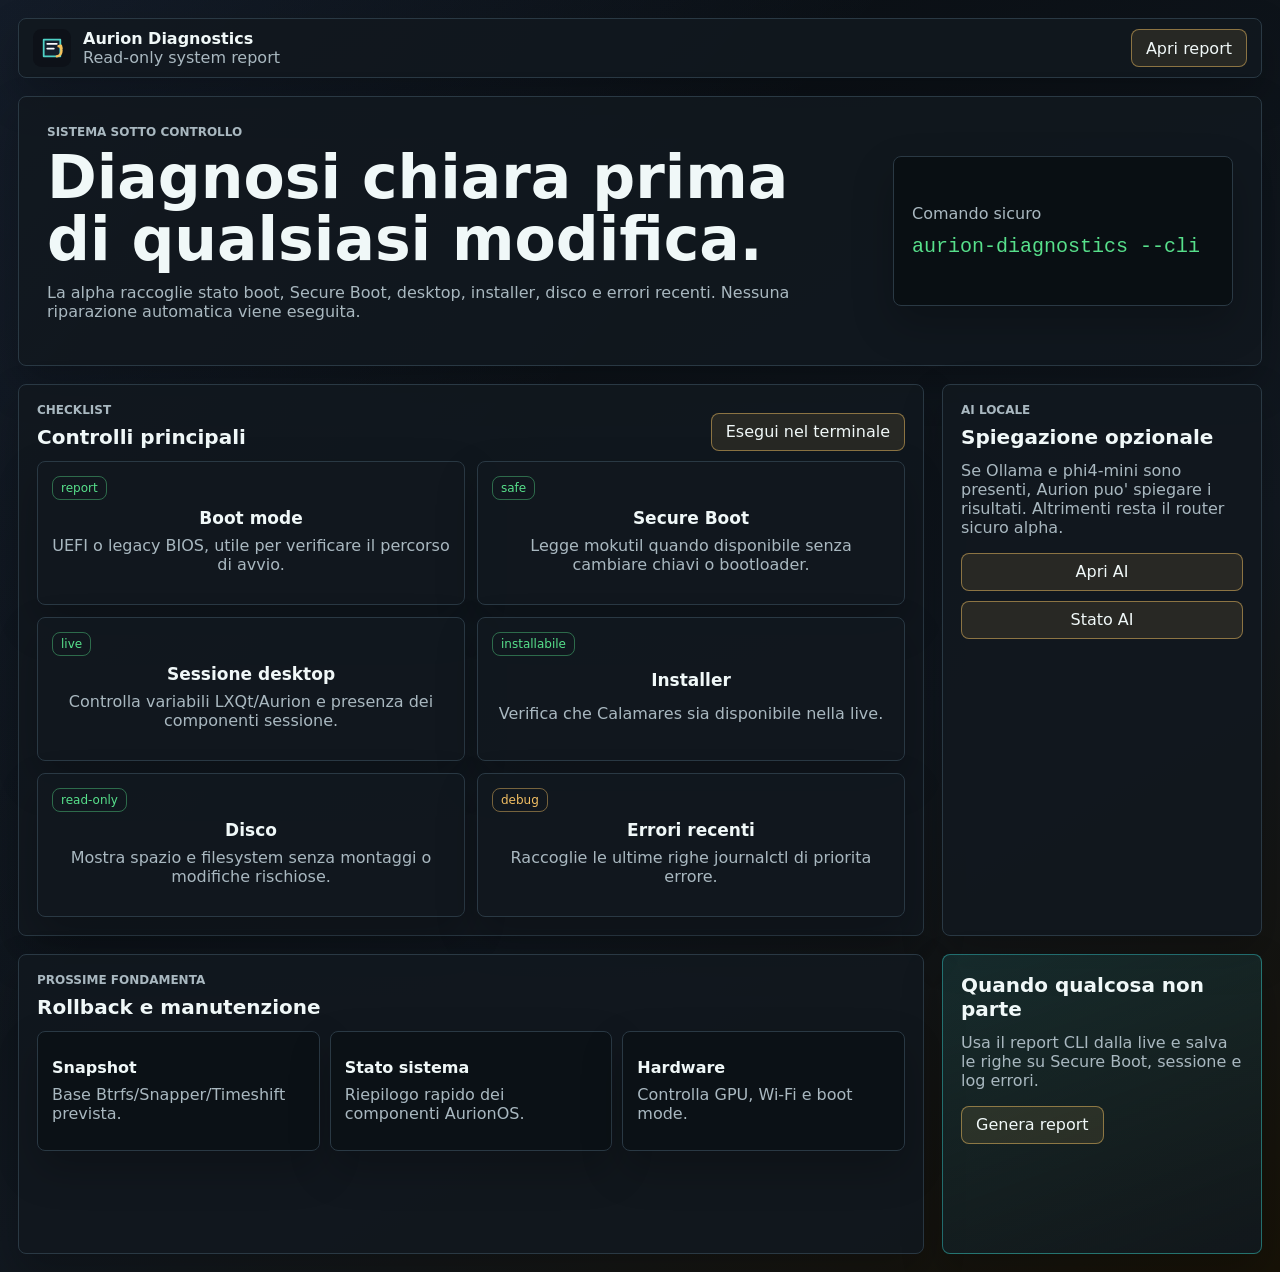
<file: distro/branding/usr/share/aurionos/diagnostics/index.html>
<!doctype html>
<html lang="it">
<head>
  <meta charset="utf-8">
  <meta name="viewport" content="width=device-width, initial-scale=1">
  <title>Aurion Diagnostics</title>
  <link rel="stylesheet" href="styles.css">
</head>
<body>
  <main class="diagnostics">
    <header class="topbar">
      <div class="brand">
        <img src="../../icons/hicolor/scalable/apps/aurion-snapshot.svg" alt="">
        <div>
          <strong>Aurion Diagnostics</strong>
          <span>Read-only system report</span>
        </div>
      </div>
      <button type="button" data-action="diagnostics-report">Apri report</button>
    </header>

    <section class="hero">
      <div>
        <p class="eyebrow">Sistema sotto controllo</p>
        <h1>Diagnosi chiara prima di qualsiasi modifica.</h1>
        <p>La alpha raccoglie stato boot, Secure Boot, desktop, installer, disco e errori recenti. Nessuna riparazione automatica viene eseguita.</p>
      </div>
      <div class="terminal-card">
        <span>Comando sicuro</span>
        <code>aurion-diagnostics --cli</code>
      </div>
    </section>

    <section class="layout">
      <section class="panel wide">
        <div class="panel-head">
          <div>
            <p class="eyebrow">Checklist</p>
            <h2>Controlli principali</h2>
          </div>
          <button type="button" data-action="diagnostics-report">Esegui nel terminale</button>
        </div>
        <div class="check-grid" id="check-grid"></div>
      </section>

      <aside class="panel">
        <p class="eyebrow">AI locale</p>
        <h2>Spiegazione opzionale</h2>
        <p>Se Ollama e phi4-mini sono presenti, Aurion puo' spiegare i risultati. Altrimenti resta il router sicuro alpha.</p>
        <div class="stack">
          <button type="button" data-action="ai">Apri AI</button>
          <button type="button" data-action="ai-setup">Stato AI</button>
        </div>
      </aside>

      <section class="panel wide">
        <p class="eyebrow">Prossime fondamenta</p>
        <h2>Rollback e manutenzione</h2>
        <div class="flow">
          <button type="button" data-action="backup">
            <strong>Snapshot</strong>
            <span>Base Btrfs/Snapper/Timeshift prevista.</span>
          </button>
          <button type="button" data-action="status-report">
            <strong>Stato sistema</strong>
            <span>Riepilogo rapido dei componenti AurionOS.</span>
          </button>
          <button type="button" data-action="hardware">
            <strong>Hardware</strong>
            <span>Controlla GPU, Wi-Fi e boot mode.</span>
          </button>
        </div>
      </section>

      <aside class="panel accent">
        <h2>Quando qualcosa non parte</h2>
        <p>Usa il report CLI dalla live e salva le righe su Secure Boot, sessione e log errori.</p>
        <button type="button" data-action="diagnostics-report">Genera report</button>
      </aside>
    </section>
  </main>
  <script src="app.js"></script>
</body>
</html>
</file>
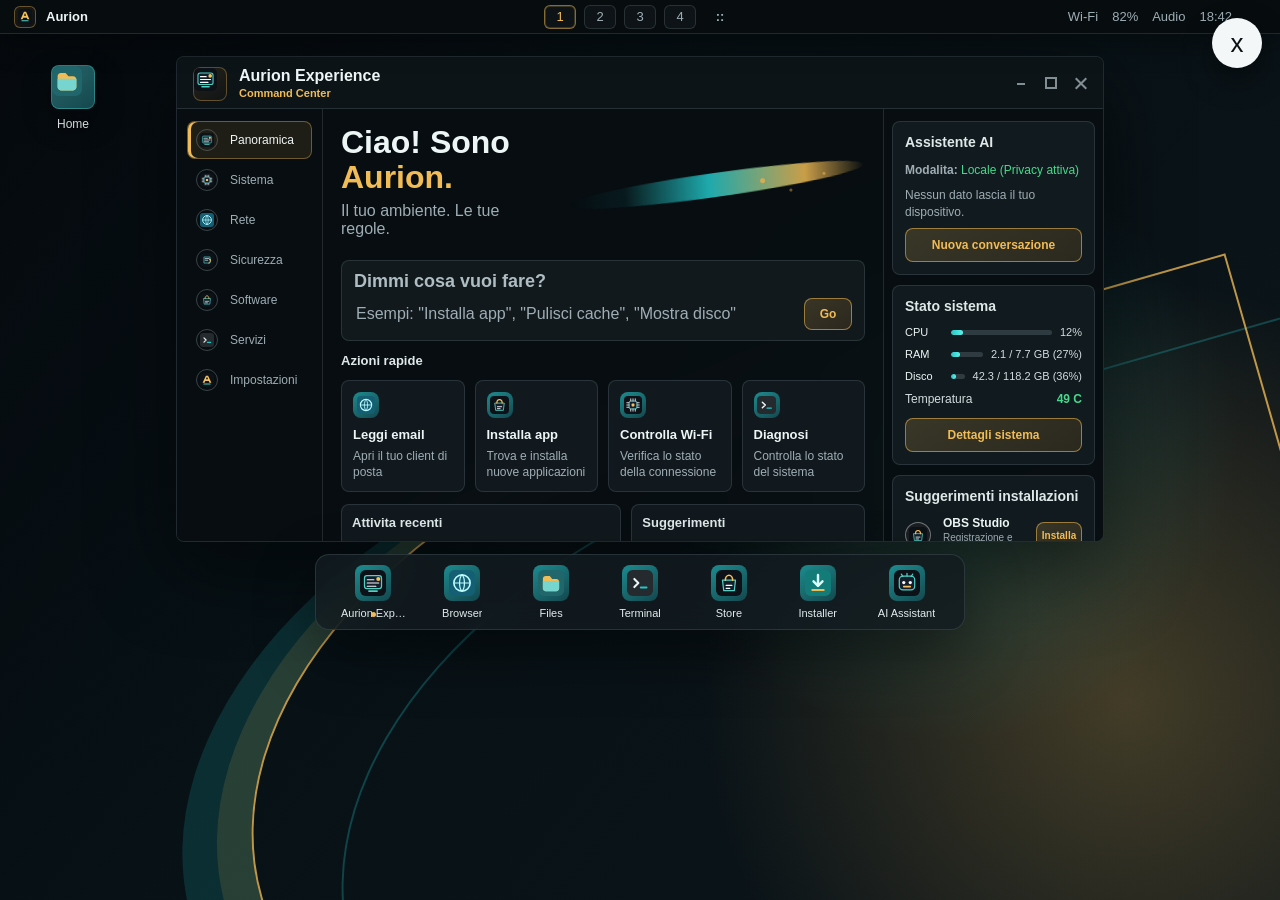
<file: distro/branding/usr/share/aurionos/experience/index.html>
<!doctype html>
<html lang="it">
<head>
  <meta charset="utf-8">
  <meta name="viewport" content="width=device-width, initial-scale=1">
  <title>Aurion Experience</title>
  <link rel="stylesheet" href="styles.css">
</head>
<body>
  <div class="desktop-scene">
    <header class="system-bar" aria-label="AurionOS top bar">
      <div class="bar-brand">
        <span class="brand-glyph"><img src="../../icons/hicolor/scalable/apps/aurionos.svg" alt=""></span>
        <span>Aurion</span>
      </div>
      <div class="workspace-switcher" aria-label="Desktop virtuali">
        <button class="is-active" type="button">1</button>
        <button type="button">2</button>
        <button type="button">3</button>
        <button type="button">4</button>
        <button class="grid-button" type="button" aria-label="Panoramica applicazioni">::</button>
      </div>
      <div class="bar-status" aria-label="Stato sistema">
        <span>Wi-Fi</span>
        <span>82%</span>
        <span>Audio</span>
        <span>18:42</span>
        <span class="power-dot"></span>
      </div>
    </header>

    <aside class="desktop-icons" aria-label="Desktop">
      <button class="desktop-icon" type="button" data-action="files">
        <span class="icon-tile"><img src="../../icons/hicolor/scalable/apps/aurion-files.svg" alt=""></span>
        <span>Home</span>
      </button>
    </aside>

    <main class="experience-window" aria-label="Aurion Experience Command Center">
      <header class="window-titlebar">
        <div class="window-brand">
          <span class="window-logo"><img src="../../icons/hicolor/scalable/apps/aurion-experience.svg" alt=""></span>
          <div>
            <strong>Aurion Experience</strong>
            <span>Command Center</span>
          </div>
        </div>
        <div class="window-controls" aria-hidden="true">
          <span></span>
          <span></span>
          <span></span>
        </div>
      </header>

      <div class="window-body">
        <nav class="side-nav" aria-label="Navigazione Aurion">
          <button class="nav-item is-active" data-view="overview" data-action="experience" type="button">
            <span class="nav-icon"><img src="../../icons/hicolor/scalable/apps/aurion-experience.svg" alt=""></span>
            <span>Panoramica</span>
          </button>
          <button class="nav-item" data-view="system" data-action="system" type="button">
            <span class="nav-icon"><img src="../../icons/hicolor/scalable/apps/aurion-hardware.svg" alt=""></span>
            <span>Sistema</span>
          </button>
          <button class="nav-item" data-view="network" data-action="network" type="button">
            <span class="nav-icon"><img src="../../icons/hicolor/scalable/apps/aurion-browser.svg" alt=""></span>
            <span>Rete</span>
          </button>
          <button class="nav-item" data-view="security" data-action="security" type="button">
            <span class="nav-icon"><img src="../../icons/hicolor/scalable/apps/aurion-snapshot.svg" alt=""></span>
            <span>Sicurezza</span>
          </button>
          <button class="nav-item" data-view="software" data-action="store" type="button">
            <span class="nav-icon"><img src="../../icons/hicolor/scalable/apps/aurion-store.svg" alt=""></span>
            <span>Software</span>
          </button>
          <button class="nav-item" data-view="services" data-action="services" type="button">
            <span class="nav-icon"><img src="../../icons/hicolor/scalable/apps/aurion-terminal.svg" alt=""></span>
            <span>Servizi</span>
          </button>
          <button class="nav-item" data-view="settings" data-action="settings" type="button">
            <span class="nav-icon"><img src="../../icons/hicolor/scalable/apps/aurionos.svg" alt=""></span>
            <span>Impostazioni</span>
          </button>

          <div class="edition-card">
            <span class="edition-logo"><img src="../../icons/hicolor/scalable/apps/aurionos.svg" alt=""></span>
            <div>
              <strong>AurionOS Alpha</strong>
              <span>v0.1 fast-track</span>
            </div>
            <i></i>
          </div>
        </nav>

        <section class="main-panel">
          <section class="hero">
            <div>
              <h1>Ciao! Sono <span>Aurion.</span></h1>
              <p>Il tuo ambiente. Le tue regole.</p>
            </div>
            <div class="aurora-line" aria-hidden="true"></div>
          </section>

          <section class="prompt-panel" aria-label="Assistente rapido">
            <label for="task-input">Dimmi cosa vuoi fare?</label>
            <div class="prompt-row">
              <input id="task-input" type="search" autocomplete="off" placeholder='Esempi: "Installa app", "Pulisci cache", "Mostra disco"'>
              <button id="task-run" type="button" aria-label="Esegui richiesta">Go</button>
            </div>
          </section>

          <section class="quick-section" aria-label="Azioni rapide">
            <h2>Azioni rapide</h2>
            <div class="quick-grid" id="quick-grid"></div>
          </section>

          <section class="lower-grid">
            <article class="activity-card">
              <h2>Attivita recenti</h2>
              <ul id="activity-list">
                <li><span></span><strong>Sistema aggiornato</strong><em>2 ore fa</em></li>
                <li><span></span><strong>Installato Visual Studio Code</strong><em>5 ore fa</em></li>
                <li><span></span><strong>Pulizia cache completata</strong><em>Ieri</em></li>
                <li><span></span><strong>Backup automatico completato</strong><em>2 giorni fa</em></li>
              </ul>
            </article>

            <article class="suggestion-card">
              <h2>Suggerimenti</h2>
              <div class="suggestion-box">
                <strong>Attiva il backup automatico</strong>
                <p>Proteggi i tuoi dati con backup programmati.</p>
                <button type="button" data-action="backup">Configura ora</button>
              </div>
              <div class="pager" aria-hidden="true">
                <span class="is-active"></span>
                <span></span>
                <span></span>
                <span></span>
              </div>
            </article>
          </section>
        </section>

        <aside class="right-panel" aria-label="Pannello AI e stato">
          <section class="info-card ai-card">
            <h2>Assistente AI</h2>
            <p><strong>Modalita:</strong> <span>Locale (Privacy attiva)</span></p>
            <p>Nessun dato lascia il tuo dispositivo.</p>
            <button type="button" data-action="ai">Nuova conversazione</button>
          </section>

          <section class="info-card status-card">
            <h2>Stato sistema</h2>
            <div class="metric">
              <span>CPU</span>
              <div><i style="width: 12%"></i></div>
              <em>12%</em>
            </div>
            <div class="metric">
              <span>RAM</span>
              <div><i style="width: 27%"></i></div>
              <em>2.1 / 7.7 GB (27%)</em>
            </div>
            <div class="metric">
              <span>Disco</span>
              <div><i style="width: 36%"></i></div>
              <em>42.3 / 118.2 GB (36%)</em>
            </div>
            <div class="temperature">
              <span>Temperatura</span>
              <strong>49 C</strong>
            </div>
            <button type="button" data-action="system-details">Dettagli sistema</button>
          </section>

          <section class="info-card app-card">
            <h2>Suggerimenti installazioni</h2>
            <div class="app-suggestion">
              <span class="app-dot obs"><img src="../../icons/hicolor/scalable/apps/aurion-store.svg" alt=""></span>
              <div><strong>OBS Studio</strong><small>Registrazione e streaming</small></div>
              <button type="button" data-action="install-obs">Installa</button>
            </div>
            <div class="app-suggestion">
              <span class="app-dot gimp"><img src="../../icons/hicolor/scalable/apps/aurion-store.svg" alt=""></span>
              <div><strong>GIMP</strong><small>Editing immagini</small></div>
              <button type="button" data-action="install-gimp">Installa</button>
            </div>
            <div class="app-suggestion">
              <span class="app-dot vlc"><img src="../../icons/hicolor/scalable/apps/aurion-store.svg" alt=""></span>
              <div><strong>VLC Media Player</strong><small>Lettore multimediale</small></div>
              <button type="button" data-action="install-vlc">Installa</button>
            </div>
            <button class="more-apps" type="button" data-action="more-apps">Mostra altre app</button>
          </section>
        </aside>
      </div>
    </main>

    <nav class="dock" aria-label="Applicazioni preferite">
      <button class="dock-item is-active" type="button" data-action="experience">
        <span class="dock-icon"><img src="../../icons/hicolor/scalable/apps/aurion-experience.svg" alt=""></span>
        <span>Aurion Experience</span>
      </button>
      <button class="dock-item" type="button" data-action="browser">
        <span class="dock-icon"><img src="../../icons/hicolor/scalable/apps/aurion-browser.svg" alt=""></span>
        <span>Browser</span>
      </button>
      <button class="dock-item" type="button" data-action="files">
        <span class="dock-icon"><img src="../../icons/hicolor/scalable/apps/aurion-files.svg" alt=""></span>
        <span>Files</span>
      </button>
      <button class="dock-item" type="button" data-action="terminal">
        <span class="dock-icon"><img src="../../icons/hicolor/scalable/apps/aurion-terminal.svg" alt=""></span>
        <span>Terminal</span>
      </button>
      <button class="dock-item" type="button" data-action="store">
        <span class="dock-icon"><img src="../../icons/hicolor/scalable/apps/aurion-store.svg" alt=""></span>
        <span>Store</span>
      </button>
      <button class="dock-item" type="button" data-action="installer">
        <span class="dock-icon"><img src="../../icons/hicolor/scalable/apps/aurion-installer.svg" alt=""></span>
        <span>Installer</span>
      </button>
      <button class="dock-item" type="button" data-action="ai">
        <span class="dock-icon"><img src="../../icons/hicolor/scalable/apps/aurion-assistant.svg" alt=""></span>
        <span>AI Assistant</span>
      </button>
    </nav>

    <button class="floating-close" type="button" aria-label="Chiudi anteprima">x</button>
  </div>

  <script src="app.js"></script>
</body>
</html>
</file>
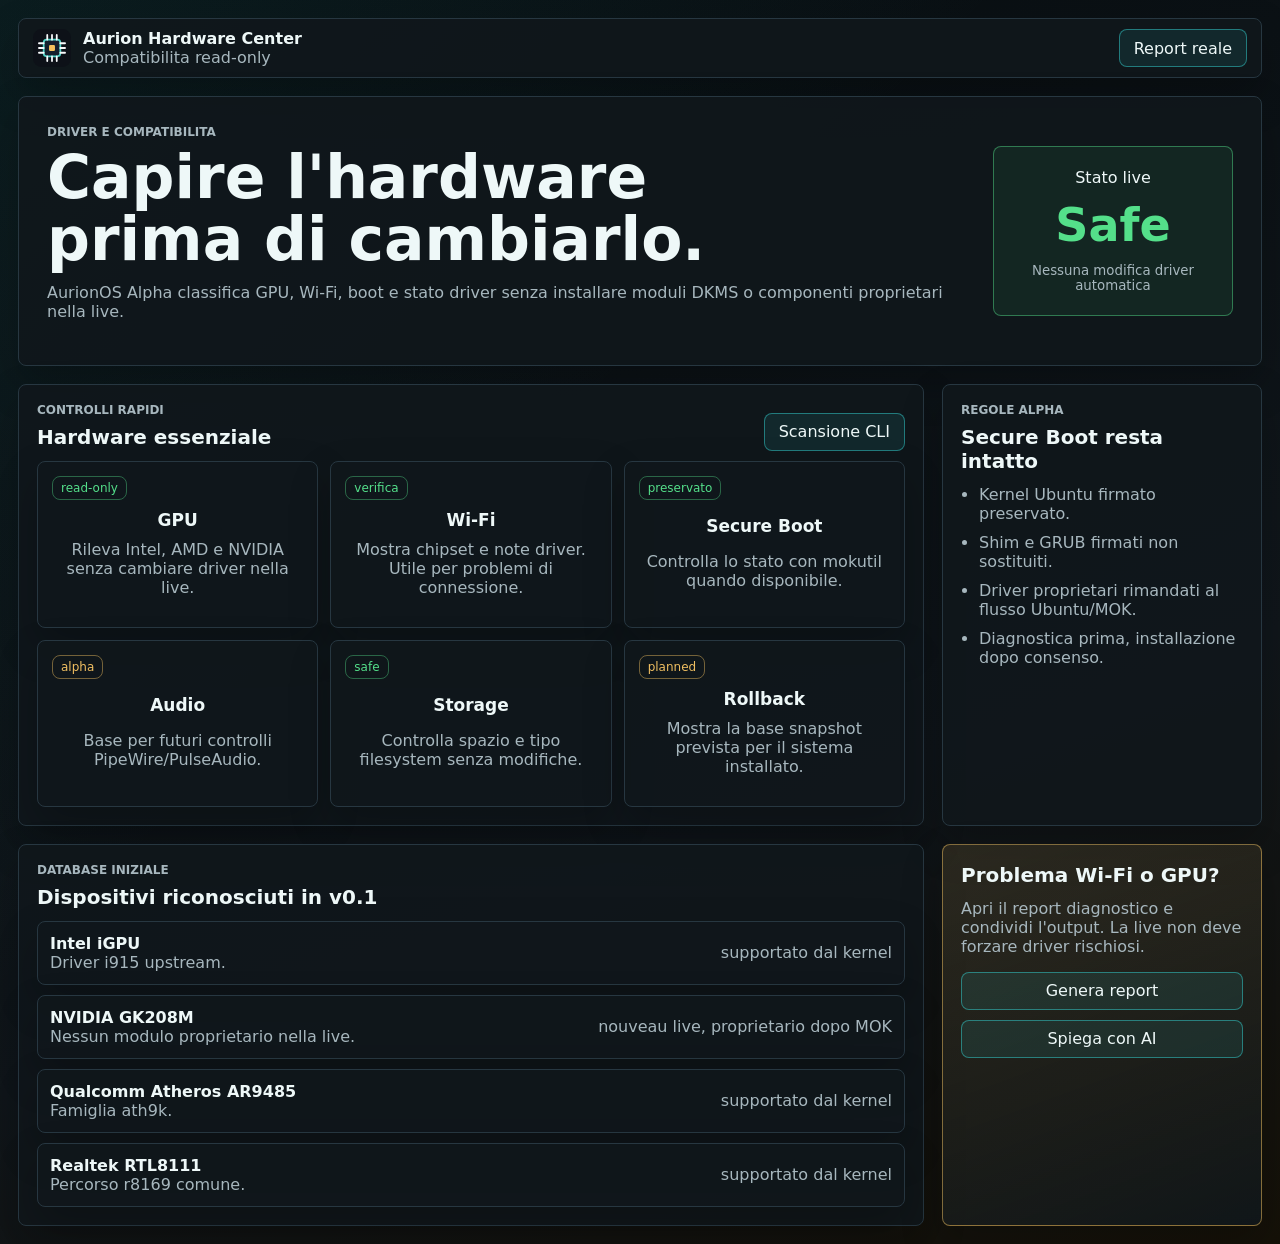
<file: distro/branding/usr/share/aurionos/hardware/index.html>
<!doctype html>
<html lang="it">
<head>
  <meta charset="utf-8">
  <meta name="viewport" content="width=device-width, initial-scale=1">
  <title>Aurion Hardware Center</title>
  <link rel="stylesheet" href="styles.css">
</head>
<body>
  <main class="hardware">
    <header class="topbar">
      <div class="brand">
        <img src="../../icons/hicolor/scalable/apps/aurion-hardware.svg" alt="">
        <div>
          <strong>Aurion Hardware Center</strong>
          <span>Compatibilita read-only</span>
        </div>
      </div>
      <button type="button" data-action="diagnostics-report">Report reale</button>
    </header>

    <section class="hero">
      <div>
        <p class="eyebrow">Driver e compatibilita</p>
        <h1>Capire l'hardware prima di cambiarlo.</h1>
        <p>AurionOS Alpha classifica GPU, Wi-Fi, boot e stato driver senza installare moduli DKMS o componenti proprietari nella live.</p>
      </div>
      <div class="score">
        <span>Stato live</span>
        <strong>Safe</strong>
        <small>Nessuna modifica driver automatica</small>
      </div>
    </section>

    <section class="grid">
      <section class="panel wide">
        <div class="panel-head">
          <div>
            <p class="eyebrow">Controlli rapidi</p>
            <h2>Hardware essenziale</h2>
          </div>
          <button type="button" data-action="hardware-scan">Scansione CLI</button>
        </div>
        <div class="device-grid" id="device-grid"></div>
      </section>

      <aside class="panel">
        <p class="eyebrow">Regole alpha</p>
        <h2>Secure Boot resta intatto</h2>
        <ul>
          <li>Kernel Ubuntu firmato preservato.</li>
          <li>Shim e GRUB firmati non sostituiti.</li>
          <li>Driver proprietari rimandati al flusso Ubuntu/MOK.</li>
          <li>Diagnostica prima, installazione dopo consenso.</li>
        </ul>
      </aside>

      <section class="panel wide">
        <p class="eyebrow">Database iniziale</p>
        <h2>Dispositivi riconosciuti in v0.1</h2>
        <div class="compat-list" id="compat-list"></div>
      </section>

      <aside class="panel accent">
        <h2>Problema Wi-Fi o GPU?</h2>
        <p>Apri il report diagnostico e condividi l'output. La live non deve forzare driver rischiosi.</p>
        <div class="stack">
          <button type="button" data-action="diagnostics-report">Genera report</button>
          <button type="button" data-action="ai">Spiega con AI</button>
        </div>
      </aside>
    </section>
  </main>
  <script src="app.js"></script>
</body>
</html>
</file>
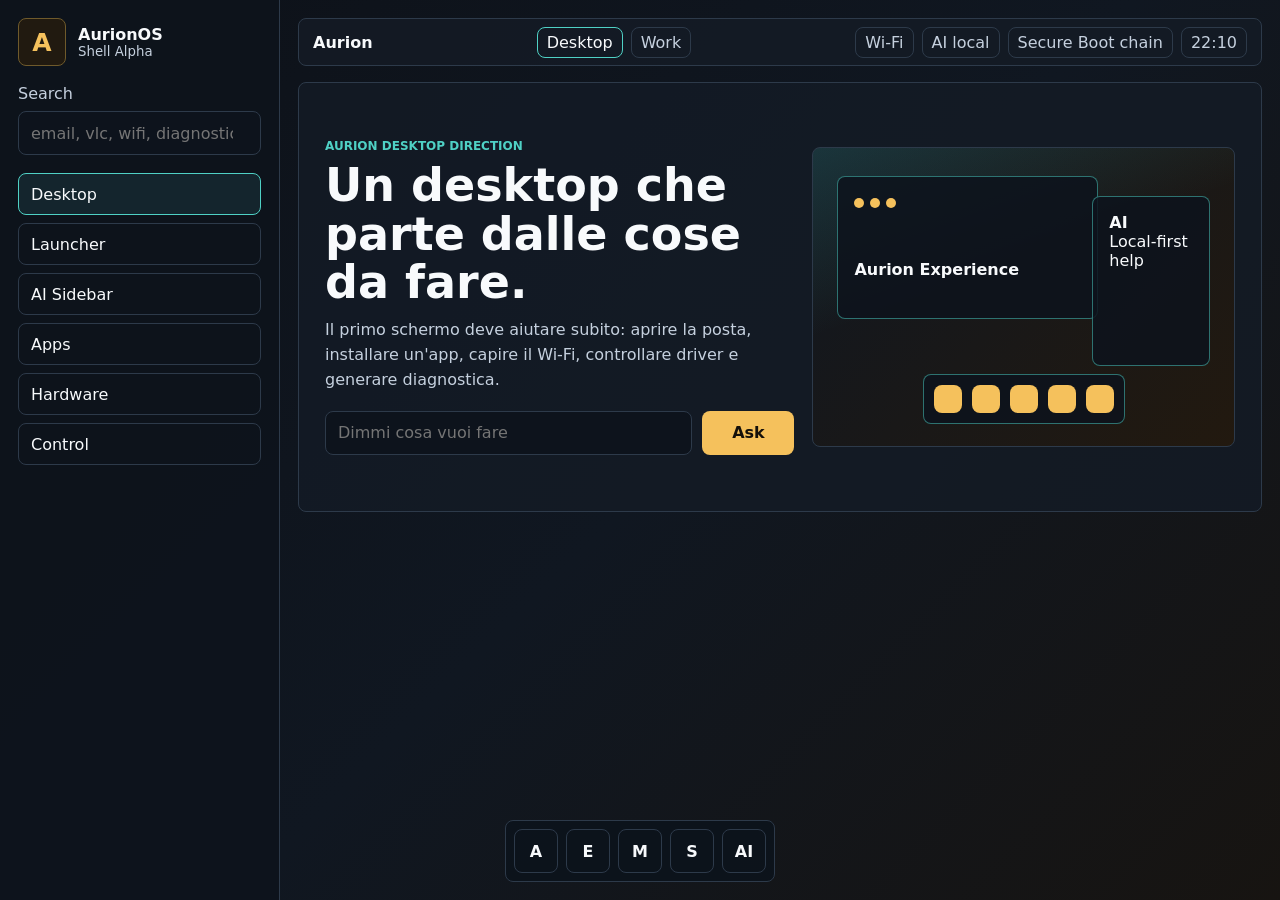
<file: distro/branding/usr/share/aurionos/shell/index.html>
<!doctype html>
<html lang="en">
<head>
  <meta charset="utf-8">
  <meta name="viewport" content="width=device-width, initial-scale=1">
  <title>Aurion Shell Alpha</title>
  <link rel="stylesheet" href="styles.css">
</head>
<body>
  <div class="shell-frame">
    <aside class="launcher" aria-label="Aurion launcher">
      <div class="brand">
        <span>A</span>
        <div>
          <strong>AurionOS</strong>
          <small>Shell Alpha</small>
        </div>
      </div>
      <label class="search">
        <span>Search</span>
        <input id="search" type="search" placeholder="email, vlc, wifi, diagnostics">
      </label>
      <nav id="nav">
        <button class="is-active" type="button" data-view="desktop">Desktop</button>
        <button type="button" data-view="launcher">Launcher</button>
        <button type="button" data-view="assistant">AI Sidebar</button>
        <button type="button" data-view="apps">Apps</button>
        <button type="button" data-view="hardware">Hardware</button>
        <button type="button" data-view="control">Control</button>
      </nav>
    </aside>

    <main class="stage">
      <header class="topbar" aria-label="Top bar concept">
        <strong>Aurion</strong>
        <div class="workspace-tabs">
          <span class="is-active">Desktop</span>
          <span>Work</span>
        </div>
        <div class="status">
          <span>Wi-Fi</span>
          <span>AI local</span>
          <span>Secure Boot chain</span>
          <span>22:10</span>
        </div>
      </header>

      <section class="hero" data-view-panel="desktop">
        <div>
          <p class="eyebrow">Aurion desktop direction</p>
          <h1>Un desktop che parte dalle cose da fare.</h1>
          <p class="lede">Il primo schermo deve aiutare subito: aprire la posta, installare un'app, capire il Wi-Fi, controllare driver e generare diagnostica.</p>
          <div class="prompt">
            <input id="task" type="search" placeholder="Dimmi cosa vuoi fare">
            <button id="ask" type="button">Ask</button>
          </div>
        </div>
        <div class="desktop-preview" aria-label="Desktop preview">
          <div class="preview-window">
            <span></span><span></span><span></span>
            <strong>Aurion Experience</strong>
          </div>
          <div class="preview-sidebar">
            <strong>AI</strong>
            <p>Local-first help</p>
          </div>
          <div class="preview-dock">
            <i></i><i></i><i></i><i></i><i></i>
          </div>
        </div>
      </section>

      <section class="panel-grid hidden" data-view-panel="launcher">
        <div class="panel wide">
          <p class="eyebrow">Launcher</p>
          <h2>Search apps, settings and actions</h2>
          <div class="app-grid" id="app-grid"></div>
        </div>
        <div class="panel">
          <p class="eyebrow">Pinned</p>
          <div class="dock-list" id="dock-list"></div>
        </div>
      </section>

      <section class="panel-grid hidden" data-view-panel="assistant">
        <div class="panel wide">
          <p class="eyebrow">AI Sidebar</p>
          <h2 id="assistant-title">Ready to help</h2>
          <p id="assistant-text">Type a task or choose an action. The alpha returns safe commands and never installs or changes drivers silently.</p>
          <div class="command">
            <span>Safe command</span>
            <code id="assistant-command">aurion-status</code>
          </div>
        </div>
        <div class="panel">
          <p class="eyebrow">Provider</p>
          <h2>Local-first</h2>
          <p>Ollama with phi4-mini is the target. Cloud AI stays disabled until the user opts in.</p>
        </div>
      </section>

      <section class="panel-grid hidden" data-view-panel="apps">
        <div class="panel wide">
          <p class="eyebrow">Apps</p>
          <h2>Install without terminal</h2>
          <div class="flow">
            <div><strong>Flatpak</strong><span>Primary store path</span></div>
            <div><strong>.deb</strong><span>Trusted local package review</span></div>
            <div><strong>AppImage</strong><span>Run once, integrate launcher</span></div>
          </div>
        </div>
        <div class="panel">
          <p class="eyebrow">Alpha policy</p>
          <p>Catalog-only for safety. Real installs must require clear confirmation.</p>
        </div>
      </section>

      <section class="panel-grid hidden" data-view-panel="hardware">
        <div class="panel wide">
          <p class="eyebrow">Hardware</p>
          <h2>Compatibility first</h2>
          <div class="hardware-grid">
            <div><strong>GPU</strong><span>Detect and explain</span></div>
            <div><strong>Wi-Fi</strong><span>Map chip to driver notes</span></div>
            <div><strong>Audio</strong><span>Collect state safely</span></div>
            <div><strong>Boot</strong><span>UEFI and Secure Boot report</span></div>
          </div>
        </div>
        <div class="panel">
          <p class="eyebrow">Rule</p>
          <p>No DKMS or proprietary driver mutation in the live alpha.</p>
        </div>
      </section>

      <section class="panel-grid hidden" data-view-panel="control">
        <div class="panel wide">
          <p class="eyebrow">Control Center</p>
          <h2>System surfaces</h2>
          <div class="control-list" id="control-list"></div>
        </div>
        <div class="panel">
          <p class="eyebrow">Recovery</p>
          <p>Snapshot and rollback are planned as Btrfs/Snapper/Timeshift foundations, not active destructive behavior.</p>
        </div>
      </section>

      <footer class="dock" aria-label="Aurion dock concept">
        <button type="button" data-view="launcher" title="Launcher">A</button>
        <button type="button" data-command="aurion-experience" title="Experience">E</button>
        <button type="button" data-command="aurion-do email" title="Mail">M</button>
        <button type="button" data-view="apps" title="Store">S</button>
        <button type="button" data-view="assistant" title="AI">AI</button>
      </footer>
    </main>
  </div>

  <script src="app.js"></script>
</body>
</html>
</file>
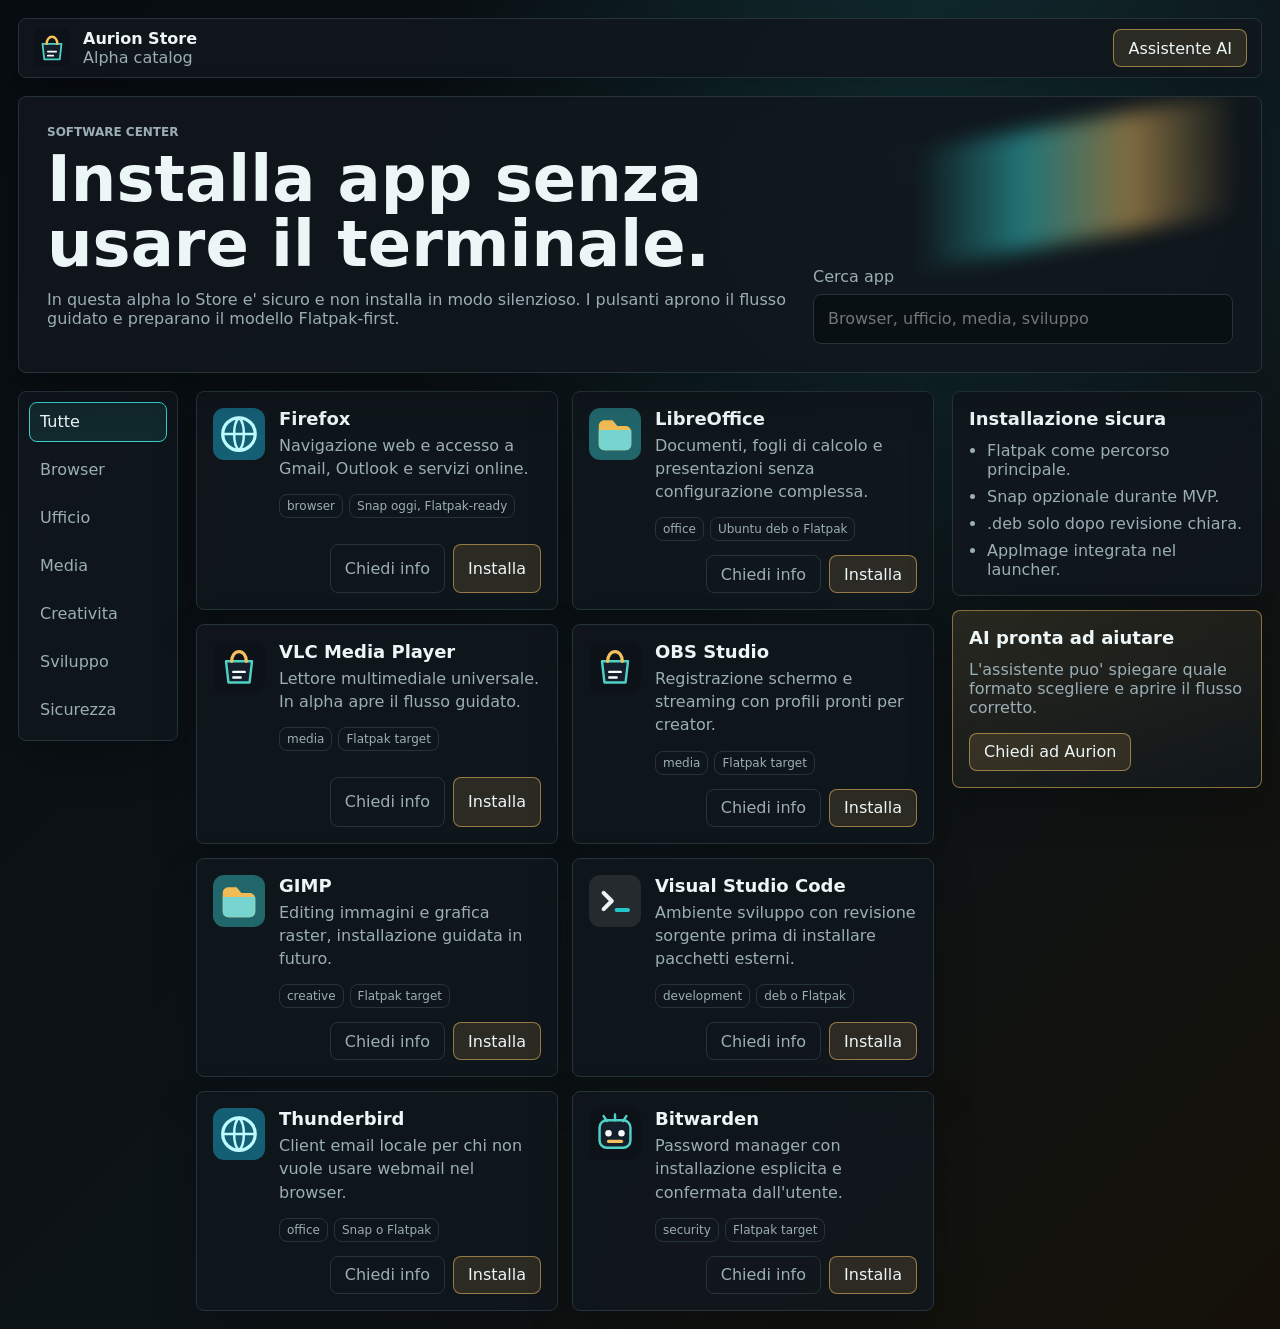
<file: distro/branding/usr/share/aurionos/store/index.html>
<!doctype html>
<html lang="it">
<head>
  <meta charset="utf-8">
  <meta name="viewport" content="width=device-width, initial-scale=1">
  <title>Aurion Store</title>
  <link rel="stylesheet" href="styles.css">
</head>
<body>
  <main class="app">
    <header class="topbar">
      <div class="brand">
        <img src="../../icons/hicolor/scalable/apps/aurion-store.svg" alt="">
        <div>
          <strong>Aurion Store</strong>
          <span>Alpha catalog</span>
        </div>
      </div>
      <button type="button" data-action="ai">Assistente AI</button>
    </header>

    <section class="hero">
      <div>
        <p class="eyebrow">Software center</p>
        <h1>Installa app senza usare il terminale.</h1>
        <p>In questa alpha lo Store e' sicuro e non installa in modo silenzioso. I pulsanti aprono il flusso guidato e preparano il modello Flatpak-first.</p>
      </div>
      <label class="search">
        <span>Cerca app</span>
        <input id="search" type="search" placeholder="Browser, ufficio, media, sviluppo">
      </label>
    </section>

    <section class="layout">
      <aside class="filters" aria-label="Categorie Store">
        <button class="is-active" type="button" data-filter="all">Tutte</button>
        <button type="button" data-filter="browser">Browser</button>
        <button type="button" data-filter="office">Ufficio</button>
        <button type="button" data-filter="media">Media</button>
        <button type="button" data-filter="creative">Creativita</button>
        <button type="button" data-filter="development">Sviluppo</button>
        <button type="button" data-filter="security">Sicurezza</button>
      </aside>

      <section class="catalog" id="catalog" aria-label="Applicazioni"></section>

      <aside class="rail">
        <section class="panel">
          <h2>Installazione sicura</h2>
          <ul>
            <li>Flatpak come percorso principale.</li>
            <li>Snap opzionale durante MVP.</li>
            <li>.deb solo dopo revisione chiara.</li>
            <li>AppImage integrata nel launcher.</li>
          </ul>
        </section>
        <section class="panel accent">
          <h2>AI pronta ad aiutare</h2>
          <p>L'assistente puo' spiegare quale formato scegliere e aprire il flusso corretto.</p>
          <button type="button" data-action="ai">Chiedi ad Aurion</button>
        </section>
      </aside>
    </section>
  </main>
  <script src="app.js"></script>
</body>
</html>
</file>
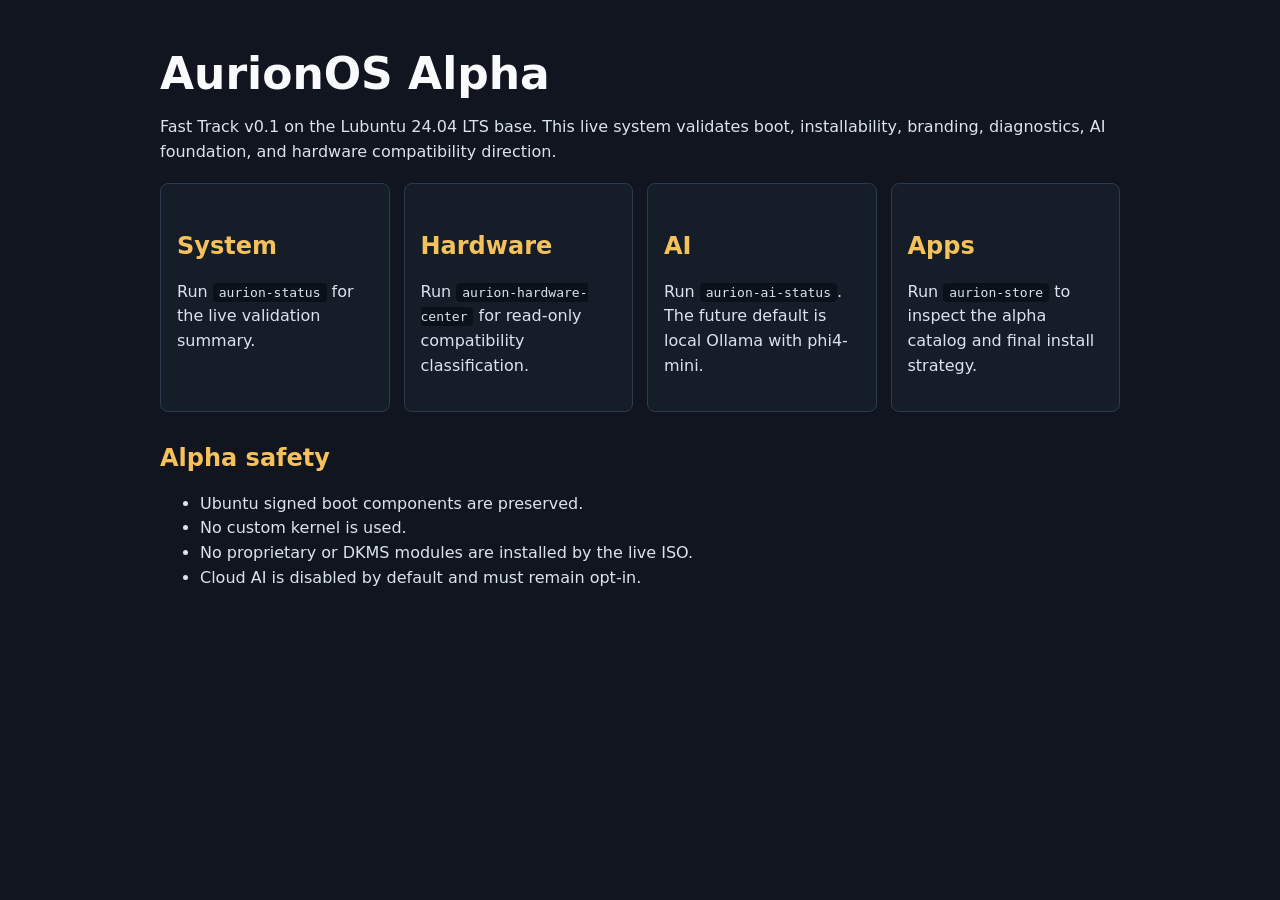
<file: distro/branding/usr/share/aurionos/welcome/index.html>
<!doctype html>
<html lang="en">
<head>
  <meta charset="utf-8">
  <meta name="viewport" content="width=device-width, initial-scale=1">
  <title>AurionOS Alpha</title>
  <style>
    body { margin: 0; font-family: system-ui, -apple-system, Segoe UI, sans-serif; background: #10151f; color: #f8fafc; }
    main { max-width: 960px; margin: 0 auto; padding: 48px 28px; }
    h1 { font-size: 44px; margin: 0 0 8px; }
    h2 { margin-top: 32px; color: #f5c15c; }
    p, li { line-height: 1.55; color: #dbe4ee; }
    .grid { display: grid; grid-template-columns: repeat(auto-fit, minmax(220px, 1fr)); gap: 14px; margin-top: 18px; }
    .card { border: 1px solid #2b3b4d; border-radius: 8px; padding: 16px; background: #151d29; }
    code { background: #0b111a; padding: 2px 6px; border-radius: 4px; }
  </style>
</head>
<body>
<main>
  <h1>AurionOS Alpha</h1>
  <p>Fast Track v0.1 on the Lubuntu 24.04 LTS base. This live system validates boot, installability, branding, diagnostics, AI foundation, and hardware compatibility direction.</p>

  <div class="grid">
    <section class="card"><h2>System</h2><p>Run <code>aurion-status</code> for the live validation summary.</p></section>
    <section class="card"><h2>Hardware</h2><p>Run <code>aurion-hardware-center</code> for read-only compatibility classification.</p></section>
    <section class="card"><h2>AI</h2><p>Run <code>aurion-ai-status</code>. The future default is local Ollama with phi4-mini.</p></section>
    <section class="card"><h2>Apps</h2><p>Run <code>aurion-store</code> to inspect the alpha catalog and final install strategy.</p></section>
  </div>

  <h2>Alpha safety</h2>
  <ul>
    <li>Ubuntu signed boot components are preserved.</li>
    <li>No custom kernel is used.</li>
    <li>No proprietary or DKMS modules are installed by the live ISO.</li>
    <li>Cloud AI is disabled by default and must remain opt-in.</li>
  </ul>
</main>
</body>
</html>
</file>
<file: distro/branding/usr/share/aurionos/diagnostics/styles.css>
:root {
  color-scheme: dark;
  --bg: #080c10;
  --panel: #11181e;
  --panel-2: #17212a;
  --line: #2a3944;
  --text: #f0f8f8;
  --muted: #a9b8c0;
  --teal: #35d0cf;
  --gold: #f2bf63;
  --green: #57e08b;
  --blue: #78a8ff;
}

* {
  box-sizing: border-box;
}

body {
  margin: 0;
  min-height: 100vh;
  background:
    linear-gradient(130deg, rgba(120, 168, 255, 0.1), transparent 38%),
    linear-gradient(150deg, #080c10, #111820 62%, #171207);
  color: var(--text);
  font-family: Inter, "Segoe UI", system-ui, sans-serif;
  letter-spacing: 0;
}

button {
  font: inherit;
  cursor: pointer;
}

.diagnostics {
  min-height: 100vh;
  padding: 18px;
  display: grid;
  gap: 18px;
}

.topbar,
.hero,
.panel,
.check-card,
.terminal-card,
.flow button {
  border: 1px solid var(--line);
  border-radius: 8px;
  background: rgba(17, 24, 30, 0.9);
  box-shadow: 0 18px 42px rgba(0, 0, 0, 0.22);
}

.topbar {
  min-height: 58px;
  display: flex;
  align-items: center;
  justify-content: space-between;
  gap: 12px;
  padding: 10px 14px;
}

.brand {
  display: flex;
  align-items: center;
  gap: 12px;
}

.brand img {
  width: 38px;
  height: 38px;
}

.brand strong,
.brand span,
.terminal-card span {
  display: block;
}

.brand span,
.hero p,
.check-card p,
.flow span,
.panel p {
  color: var(--muted);
}

button {
  min-height: 38px;
  border: 1px solid rgba(242, 191, 99, 0.5);
  border-radius: 8px;
  background: rgba(242, 191, 99, 0.1);
  color: var(--text);
  padding: 0 14px;
}

.hero {
  min-height: 220px;
  display: grid;
  grid-template-columns: minmax(0, 1fr) 340px;
  gap: 22px;
  align-items: center;
  padding: 28px;
}

.eyebrow {
  margin: 0 0 8px;
  color: var(--teal);
  font-size: 12px;
  font-weight: 800;
  text-transform: uppercase;
}

h1,
h2,
p {
  margin-top: 0;
}

h1 {
  max-width: 810px;
  margin-bottom: 12px;
  font-size: clamp(34px, 6vw, 60px);
  line-height: 1.03;
}

h2 {
  margin-bottom: 12px;
  font-size: 20px;
}

.terminal-card {
  min-height: 150px;
  padding: 18px;
  display: grid;
  align-content: center;
  gap: 12px;
  background: #090f13;
}

.terminal-card span {
  color: var(--muted);
}

.terminal-card code {
  color: var(--green);
  font-size: 20px;
  word-break: break-word;
}

.layout {
  display: grid;
  grid-template-columns: minmax(0, 1fr) 320px;
  gap: 18px;
}

.panel {
  padding: 18px;
}

.wide {
  min-height: 300px;
}

.panel-head {
  display: flex;
  align-items: center;
  justify-content: space-between;
  gap: 12px;
}

.check-grid {
  display: grid;
  grid-template-columns: repeat(2, minmax(0, 1fr));
  gap: 12px;
}

.check-card {
  min-height: 126px;
  padding: 14px;
  display: grid;
  gap: 8px;
}

.check-card strong {
  font-size: 17px;
}

.status {
  justify-self: start;
  border: 1px solid rgba(87, 224, 139, 0.42);
  border-radius: 8px;
  color: var(--green);
  padding: 4px 8px;
  font-size: 12px;
}

.status.warn {
  border-color: rgba(242, 191, 99, 0.45);
  color: var(--gold);
}

.stack,
.flow {
  display: grid;
  gap: 10px;
}

.flow {
  grid-template-columns: repeat(3, minmax(0, 1fr));
}

.flow button {
  min-height: 120px;
  background: #0b1116;
  color: var(--text);
  display: grid;
  gap: 8px;
  text-align: left;
  align-content: center;
}

.accent {
  border-color: rgba(53, 208, 207, 0.45);
  background: linear-gradient(160deg, rgba(53, 208, 207, 0.12), rgba(17, 24, 30, 0.9));
}

@media (max-width: 1050px) {
  .hero,
  .layout,
  .flow {
    grid-template-columns: 1fr;
  }
}

@media (max-width: 620px) {
  .diagnostics {
    padding: 10px;
  }

  .topbar,
  .panel-head {
    align-items: flex-start;
    flex-direction: column;
  }

  .check-grid {
    grid-template-columns: 1fr;
  }
}
</file>
<file: distro/branding/usr/share/aurionos/experience/styles.css>
:root {
  color-scheme: dark;
  --bg: #05090d;
  --panel: rgba(14, 21, 24, 0.94);
  --panel-2: rgba(19, 28, 32, 0.92);
  --panel-3: rgba(23, 34, 38, 0.94);
  --line: rgba(124, 148, 153, 0.22);
  --line-strong: rgba(245, 190, 82, 0.52);
  --text: #edf5f5;
  --muted: #9eaeb4;
  --dim: #718187;
  --gold: #f1bc55;
  --gold-2: #a86a24;
  --teal: #23c7c9;
  --teal-2: #1b757d;
  --green: #47d98b;
  --shadow: 0 24px 80px rgba(0, 0, 0, 0.52);
  --radius: 8px;
}

* {
  box-sizing: border-box;
}

html,
body {
  min-height: 100%;
}

body {
  margin: 0;
  background: #05090d;
  color: var(--text);
  font-family: Inter, "Segoe UI", "Noto Sans", Arial, sans-serif;
  letter-spacing: 0;
}

button,
input {
  font: inherit;
}

button {
  color: inherit;
}

.desktop-scene {
  min-height: 100vh;
  position: relative;
  overflow: hidden;
  background:
    radial-gradient(circle at 74% 50%, rgba(23, 199, 201, 0.18), transparent 28%),
    radial-gradient(circle at 88% 78%, rgba(241, 188, 85, 0.24), transparent 32%),
    linear-gradient(128deg, #05090d 0%, #071116 40%, #0d151a 100%);
}

.desktop-scene::before,
.desktop-scene::after {
  content: "";
  position: absolute;
  inset: auto -12vw -28vh auto;
  width: 86vw;
  height: 78vh;
  border: 2px solid rgba(35, 199, 201, 0.28);
  border-radius: 50% 0 0 0;
  transform: rotate(-16deg);
  pointer-events: none;
}

.desktop-scene::after {
  inset: auto -5vw -22vh auto;
  border-color: rgba(241, 188, 85, 0.78);
  box-shadow:
    -36px 0 0 rgba(241, 188, 85, 0.12),
    -72px 0 0 rgba(35, 199, 201, 0.16);
}

.system-bar {
  position: fixed;
  z-index: 20;
  top: 0;
  left: 0;
  right: 0;
  height: 34px;
  display: grid;
  grid-template-columns: 1fr auto 1fr;
  align-items: center;
  padding: 0 14px;
  background: rgba(8, 13, 16, 0.96);
  border-bottom: 1px solid var(--line);
  box-shadow: 0 8px 28px rgba(0, 0, 0, 0.36);
  font-size: 13px;
}

.bar-brand,
.bar-status,
.workspace-switcher {
  display: flex;
  align-items: center;
}

.bar-brand {
  gap: 10px;
  font-weight: 700;
}

.brand-glyph,
.window-logo,
.edition-logo {
  display: grid;
  place-items: center;
  color: var(--gold);
  font-weight: 900;
}

.brand-glyph img,
.window-logo img,
.edition-logo img,
.nav-icon img,
.quick-icon img,
.dock-icon img,
.app-dot img,
.icon-tile img {
  width: 72%;
  height: 72%;
  display: block;
  object-fit: contain;
}

.brand-glyph {
  width: 22px;
  height: 22px;
  border-radius: 6px;
  background: linear-gradient(145deg, #1c1a13, #0e1214);
  border: 1px solid rgba(241, 188, 85, 0.38);
}

.workspace-switcher {
  gap: 8px;
}

.workspace-switcher button,
.bar-status span {
  min-width: 32px;
  height: 24px;
  border: 1px solid rgba(124, 148, 153, 0.24);
  border-radius: 6px;
  background: rgba(16, 23, 26, 0.76);
  color: var(--muted);
  cursor: default;
}

.workspace-switcher button {
  cursor: pointer;
}

.workspace-switcher button.is-active {
  color: var(--gold);
  border-color: var(--line-strong);
  box-shadow: inset 0 0 0 1px rgba(241, 188, 85, 0.2);
}

.workspace-switcher .grid-button {
  border-color: transparent;
  background: transparent;
  color: var(--muted);
  font-weight: 800;
}

.bar-status {
  justify-content: flex-end;
  gap: 14px;
  color: var(--muted);
}

.bar-status span {
  display: inline-grid;
  place-items: center;
  border: 0;
  background: transparent;
  min-width: auto;
}

.power-dot {
  width: 20px;
  height: 20px;
  border: 2px solid var(--muted);
  border-radius: 50%;
}

.desktop-icons {
  position: fixed;
  z-index: 5;
  top: 64px;
  left: 38px;
}

.desktop-icon {
  width: 70px;
  display: grid;
  gap: 8px;
  justify-items: center;
  border: 0;
  background: transparent;
  color: var(--text);
  cursor: pointer;
}

.icon-tile {
  width: 44px;
  height: 44px;
  border-radius: 8px;
  background: linear-gradient(145deg, #28646a, #154a4f);
  border: 1px solid rgba(69, 224, 213, 0.32);
  box-shadow: 0 12px 30px rgba(0, 0, 0, 0.32);
  position: relative;
}

.desktop-icon span:last-child {
  font-size: 12px;
  text-shadow: 0 2px 8px rgba(0, 0, 0, 0.8);
}

.experience-window {
  position: relative;
  z-index: 10;
  width: min(928px, calc(100vw - 280px));
  height: 486px;
  margin: 56px auto 12px;
  border: 1px solid var(--line);
  border-radius: 8px;
  background: rgba(8, 14, 17, 0.9);
  box-shadow: var(--shadow);
  overflow: hidden;
  backdrop-filter: blur(18px);
}

.window-titlebar {
  height: 52px;
  display: flex;
  align-items: center;
  justify-content: space-between;
  padding: 0 16px;
  border-bottom: 1px solid var(--line);
  background: rgba(14, 21, 24, 0.96);
}

.window-brand {
  display: flex;
  align-items: center;
  gap: 12px;
}

.window-logo,
.edition-logo {
  width: 34px;
  height: 34px;
  border-radius: 8px;
  background: linear-gradient(145deg, #26231a, #101416);
  border: 1px solid rgba(241, 188, 85, 0.32);
  font-size: 22px;
}

.window-brand strong,
.window-brand span,
.edition-card strong,
.edition-card span {
  display: block;
}

.window-brand strong {
  font-size: 16px;
}

.window-brand span {
  margin-top: 2px;
  color: var(--gold);
  font-size: 11px;
  font-weight: 700;
}

.window-controls {
  display: flex;
  align-items: center;
  gap: 18px;
}

.window-controls span {
  width: 12px;
  height: 12px;
  position: relative;
  opacity: 0.8;
}

.window-controls span:nth-child(1)::before {
  content: "";
  position: absolute;
  left: 2px;
  right: 2px;
  top: 6px;
  height: 2px;
  background: var(--muted);
}

.window-controls span:nth-child(2) {
  border: 2px solid var(--muted);
}

.window-controls span:nth-child(3)::before,
.window-controls span:nth-child(3)::after {
  content: "";
  position: absolute;
  left: 5px;
  top: -1px;
  width: 2px;
  height: 15px;
  background: var(--muted);
}

.window-controls span:nth-child(3)::before {
  transform: rotate(45deg);
}

.window-controls span:nth-child(3)::after {
  transform: rotate(-45deg);
}

.window-body {
  height: 434px;
  display: grid;
  grid-template-columns: 146px minmax(0, 1fr) 220px;
  overflow: hidden;
}

.side-nav,
.right-panel {
  background: rgba(8, 14, 17, 0.72);
}

.side-nav {
  border-right: 1px solid var(--line);
  padding: 12px 10px;
  display: grid;
  grid-template-rows: repeat(7, 38px) 1fr auto;
  gap: 2px;
}

.nav-item {
  height: 38px;
  display: grid;
  grid-template-columns: 26px 1fr;
  align-items: center;
  gap: 8px;
  border: 1px solid transparent;
  border-radius: 8px;
  background: transparent;
  color: var(--muted);
  text-align: left;
  padding: 0 8px;
  cursor: pointer;
  font-size: 12px;
}

.nav-item:hover,
.nav-item.is-active {
  color: var(--text);
  background: rgba(241, 188, 85, 0.1);
  border-color: rgba(241, 188, 85, 0.38);
}

.nav-item.is-active {
  box-shadow: inset 3px 0 0 var(--gold);
}

.nav-icon {
  width: 22px;
  height: 22px;
  border: 1px solid rgba(158, 174, 180, 0.34);
  border-radius: 50%;
  display: grid;
  place-items: center;
  color: var(--muted);
  font-size: 10px;
  font-weight: 800;
}

.edition-card {
  align-self: end;
  border-top: 1px solid var(--line);
  padding-top: 18px;
  display: grid;
  grid-template-columns: 34px 1fr 8px;
  align-items: center;
  gap: 9px;
}

.edition-card strong {
  font-size: 13px;
}

.edition-card span {
  color: var(--muted);
  font-size: 11px;
  margin-top: 3px;
}

.edition-card i {
  width: 7px;
  height: 7px;
  border-radius: 50%;
  background: var(--green);
  box-shadow: 0 0 14px rgba(71, 217, 139, 0.8);
}

.main-panel {
  padding: 16px 18px 12px;
  min-width: 0;
}

.hero {
  min-height: 58px;
  display: grid;
  grid-template-columns: minmax(0, 1fr) 300px;
  gap: 20px;
  align-items: center;
}

h1,
h2,
p {
  margin-top: 0;
}

h1 {
  margin-bottom: 8px;
  font-size: clamp(24px, 3vw, 32px);
  line-height: 1.08;
}

h1 span {
  color: var(--gold);
}

h2 {
  margin-bottom: 12px;
  color: #dfe8e9;
  font-size: 13px;
  font-weight: 700;
}

.hero p,
.prompt-panel input::placeholder,
.info-card p,
.activity-card em,
.app-suggestion small {
  color: var(--muted);
}

.aurora-line {
  position: relative;
  height: 70px;
  overflow: hidden;
  opacity: 0.92;
}

.aurora-line::before,
.aurora-line::after {
  content: "";
  position: absolute;
  left: 0;
  right: 0;
  top: 18px;
  height: 24px;
  border-radius: 50%;
  transform: rotate(-8deg);
  background: linear-gradient(95deg, transparent 0%, rgba(35, 199, 201, 0.08) 20%, rgba(35, 199, 201, 0.92) 48%, rgba(241, 188, 85, 0.9) 80%, transparent 100%);
  filter: blur(0.3px);
}

.aurora-line::after {
  top: 8px;
  right: 8px;
  left: 58%;
  height: 52px;
  border-radius: 50%;
  background:
    radial-gradient(circle at 20% 34%, rgba(241, 188, 85, 0.9) 0 2px, transparent 3px),
    radial-gradient(circle at 44% 52%, rgba(241, 188, 85, 0.46) 0 1px, transparent 2px),
    radial-gradient(circle at 72% 20%, rgba(241, 188, 85, 0.6) 0 1px, transparent 2px);
  transform: none;
}

.prompt-panel {
  margin-top: 6px;
  border: 1px solid var(--line);
  border-radius: 8px;
  background: rgba(19, 28, 32, 0.86);
  padding: 10px 12px;
}

.prompt-panel label {
  display: block;
  margin-bottom: 6px;
  color: #aebdc2;
  font-size: 18px;
  font-weight: 700;
}

.prompt-row {
  display: grid;
  grid-template-columns: minmax(0, 1fr) 48px;
  gap: 10px;
}

.prompt-row input {
  min-width: 0;
  height: 32px;
  border: 0;
  outline: 0;
  background: transparent;
  color: var(--text);
}

.prompt-row button,
.info-card button,
.suggestion-box button,
.app-suggestion button {
  border: 1px solid rgba(241, 188, 85, 0.56);
  border-radius: 8px;
  background: linear-gradient(145deg, rgba(241, 188, 85, 0.18), rgba(168, 106, 36, 0.18));
  color: var(--gold);
  font-weight: 800;
  cursor: pointer;
}

.prompt-row button {
  height: 32px;
  align-self: center;
  font-size: 12px;
}

.quick-section {
  margin-top: 12px;
}

.quick-grid {
  display: grid;
  grid-template-columns: repeat(4, minmax(0, 1fr));
  gap: 10px;
}

.quick-card,
.activity-card,
.suggestion-card,
.info-card {
  border: 1px solid var(--line);
  border-radius: 8px;
  background: var(--panel-2);
}

.quick-card {
  min-height: 70px;
  display: grid;
  align-content: start;
  gap: 7px;
  padding: 11px;
  text-align: left;
  cursor: pointer;
}

.quick-card:hover,
.dock-item:hover,
.info-card button:hover,
.suggestion-box button:hover,
.app-suggestion button:hover {
  border-color: var(--line-strong);
  background: rgba(241, 188, 85, 0.12);
}

.quick-icon,
.dock-icon,
.app-dot {
  display: grid;
  place-items: center;
  border-radius: 8px;
  background: linear-gradient(145deg, rgba(35, 199, 201, 0.66), rgba(21, 92, 99, 0.7));
  color: #d9fffb;
  font-weight: 900;
}

.quick-icon {
  width: 26px;
  height: 26px;
  margin-bottom: 2px;
}

.quick-card strong {
  font-size: 13px;
}

.quick-card p {
  margin-bottom: 0;
  color: var(--muted);
  font-size: 12px;
  line-height: 1.3;
  max-height: 32px;
  overflow: hidden;
}

.lower-grid {
  margin-top: 12px;
  display: grid;
  grid-template-columns: 1.2fr 1fr;
  gap: 10px;
}

.activity-card,
.suggestion-card {
  height: 90px;
  overflow: hidden;
  padding: 10px;
}

.activity-card ul {
  list-style: none;
  display: grid;
  gap: 6px;
  margin: 0;
  padding: 0;
}

.activity-card li {
  display: grid;
  grid-template-columns: 10px 1fr auto;
  gap: 8px;
  align-items: center;
  color: var(--muted);
  font-size: 11px;
}

.activity-card li span {
  width: 4px;
  height: 4px;
  border-radius: 50%;
  background: var(--teal);
}

.activity-card li:nth-child(3) span,
.activity-card li:nth-child(4) span {
  background: var(--gold);
}

.activity-card strong {
  color: #d7e0e1;
  font-weight: 600;
}

.suggestion-box {
  border: 1px solid rgba(124, 148, 153, 0.15);
  border-radius: 8px;
  background: rgba(14, 21, 24, 0.54);
  padding: 12px;
}

.suggestion-box p {
  margin: 5px 0 10px;
  color: var(--muted);
  font-size: 12px;
}

.suggestion-box button {
  height: 30px;
  padding: 0 12px;
  font-size: 12px;
}

.pager {
  display: flex;
  justify-content: center;
  gap: 6px;
  margin-top: 10px;
}

.pager span {
  width: 5px;
  height: 5px;
  border-radius: 50%;
  background: rgba(158, 174, 180, 0.36);
}

.pager .is-active {
  background: var(--gold);
}

.right-panel {
  border-left: 1px solid var(--line);
  padding: 12px 8px;
  display: grid;
  gap: 10px;
  align-content: start;
}

.info-card {
  padding: 12px;
}

.info-card h2 {
  font-size: 14px;
}

.info-card p {
  margin-bottom: 8px;
  font-size: 12px;
  line-height: 1.4;
}

.ai-card p span,
.temperature strong {
  color: var(--green);
}

.info-card button {
  width: 100%;
  height: 34px;
  font-size: 12px;
}

.metric {
  display: grid;
  grid-template-columns: 38px minmax(0, 1fr) auto;
  gap: 8px;
  align-items: center;
  margin: 10px 0;
  font-size: 11px;
}

.metric div {
  height: 5px;
  border-radius: 99px;
  background: rgba(124, 148, 153, 0.28);
  overflow: hidden;
}

.metric i {
  display: block;
  height: 100%;
  border-radius: inherit;
  background: linear-gradient(90deg, var(--teal), #62f0e6);
}

.metric em,
.temperature span {
  color: #d3dcdf;
  font-style: normal;
}

.temperature {
  display: flex;
  justify-content: space-between;
  margin: 10px 0 12px;
  font-size: 12px;
}

.app-suggestion {
  display: grid;
  grid-template-columns: 30px 1fr 46px;
  gap: 8px;
  align-items: center;
  margin: 10px 0;
}

.app-dot {
  width: 26px;
  height: 26px;
  border-radius: 50%;
}

.app-dot.obs {
  background: #1b1f23;
  border: 1px solid rgba(237, 245, 245, 0.42);
}

.app-dot.gimp {
  background: linear-gradient(145deg, #6a5a39, #283130);
}

.app-dot.vlc {
  background: linear-gradient(145deg, #f6a72e, #d95923);
}

.app-suggestion strong,
.app-suggestion small {
  display: block;
}

.app-suggestion strong {
  font-size: 12px;
}

.app-suggestion small {
  margin-top: 2px;
  font-size: 10px;
}

.app-suggestion button {
  height: 26px;
  padding: 0;
  font-size: 10px;
}

.more-apps {
  margin-top: 4px;
  border-color: transparent !important;
  background: transparent !important;
  text-align: left;
  color: var(--text) !important;
}

.dock {
  position: relative;
  z-index: 18;
  width: min(650px, calc(100vw - 220px));
  margin: 0 auto 22px;
  display: grid;
  grid-template-columns: repeat(7, minmax(0, 1fr));
  gap: 10px;
  padding: 8px 18px;
  border: 1px solid var(--line);
  border-radius: 14px;
  background: rgba(19, 28, 32, 0.82);
  box-shadow: 0 22px 60px rgba(0, 0, 0, 0.42);
  backdrop-filter: blur(18px);
}

.dock-item {
  min-width: 0;
  height: 58px;
  border: 1px solid transparent;
  border-radius: 10px;
  background: transparent;
  display: grid;
  justify-items: center;
  align-content: center;
  gap: 6px;
  cursor: pointer;
}

.dock-icon {
  width: 36px;
  height: 36px;
  font-size: 18px;
}

.dock-icon.aurion,
.quick-icon.aurion {
  background: linear-gradient(145deg, #2b261a, #111517);
  color: var(--gold);
  border: 1px solid rgba(241, 188, 85, 0.4);
}

.dock-item span:last-child {
  overflow: hidden;
  max-width: 100%;
  color: #e2ecee;
  font-size: 11px;
  text-overflow: ellipsis;
  white-space: nowrap;
}

.dock-item.is-active {
  position: relative;
}

.dock-item.is-active::after {
  content: "";
  position: absolute;
  bottom: 3px;
  width: 5px;
  height: 5px;
  border-radius: 50%;
  background: var(--gold);
}

.floating-close {
  position: fixed;
  z-index: 30;
  top: 18px;
  right: 18px;
  width: 50px;
  height: 50px;
  border: 0;
  border-radius: 50%;
  background: #f4f7f8;
  color: #0a0f12;
  font-size: 26px;
  cursor: pointer;
  box-shadow: 0 12px 30px rgba(0, 0, 0, 0.38);
}

@media (max-width: 1120px) {
  .experience-window {
    width: calc(100vw - 160px);
  }

  .window-body {
    grid-template-columns: 136px minmax(0, 1fr);
  }

  .right-panel {
    display: none;
  }
}

@media (max-width: 860px) {
  .system-bar {
    grid-template-columns: 1fr auto;
  }

  .workspace-switcher {
    display: none;
  }

  .desktop-icons {
    display: none;
  }

  .experience-window {
    width: calc(100vw - 24px);
    margin-top: 48px;
    margin-bottom: 112px;
  }

  .window-body,
  .hero,
  .lower-grid,
  .quick-grid {
    grid-template-columns: 1fr;
  }

  .side-nav {
    display: none;
  }

  .dock {
    width: calc(100vw - 24px);
    grid-template-columns: repeat(4, minmax(0, 1fr));
  }

  .floating-close {
    display: none;
  }
}

@media (max-width: 560px) {
  .bar-status {
    gap: 8px;
    font-size: 11px;
  }

  .window-titlebar {
    padding: 0 10px;
  }

  .main-panel {
    padding: 14px;
  }

  .prompt-panel label {
    font-size: 18px;
  }

  .dock {
    bottom: 10px;
    padding: 8px;
    gap: 6px;
  }
}
</file>
<file: distro/branding/usr/share/aurionos/hardware/styles.css>
:root {
  color-scheme: dark;
  --bg: #070d10;
  --panel: #10171b;
  --panel-2: #172127;
  --line: #273741;
  --text: #eef8f8;
  --muted: #a7b7be;
  --teal: #35d0cf;
  --gold: #f0bf61;
  --green: #54df8a;
  --blue: #74a7ff;
}

* {
  box-sizing: border-box;
}

body {
  margin: 0;
  min-height: 100vh;
  background:
    linear-gradient(135deg, rgba(53, 208, 207, 0.08), transparent 40%),
    linear-gradient(160deg, #070d10, #10161b 64%, #151108);
  color: var(--text);
  font-family: Inter, "Segoe UI", system-ui, sans-serif;
  letter-spacing: 0;
}

button {
  font: inherit;
  cursor: pointer;
}

.hardware {
  min-height: 100vh;
  padding: 18px;
  display: grid;
  gap: 18px;
}

.topbar,
.hero,
.panel,
.device-card,
.compat-item {
  border: 1px solid var(--line);
  border-radius: 8px;
  background: rgba(16, 23, 27, 0.9);
  box-shadow: 0 18px 42px rgba(0, 0, 0, 0.22);
}

.topbar {
  min-height: 58px;
  display: flex;
  align-items: center;
  justify-content: space-between;
  gap: 12px;
  padding: 10px 14px;
}

.brand {
  display: flex;
  align-items: center;
  gap: 12px;
}

.brand img {
  width: 38px;
  height: 38px;
}

.brand strong,
.brand span {
  display: block;
}

.brand span,
.hero p,
.score small,
.device-card p,
.compat-item span,
.panel li,
.panel p {
  color: var(--muted);
}

button {
  min-height: 38px;
  border: 1px solid rgba(53, 208, 207, 0.5);
  border-radius: 8px;
  background: rgba(53, 208, 207, 0.1);
  color: var(--text);
  padding: 0 14px;
}

.hero {
  min-height: 220px;
  display: grid;
  grid-template-columns: minmax(0, 1fr) 240px;
  gap: 22px;
  align-items: center;
  padding: 28px;
}

.eyebrow {
  margin: 0 0 8px;
  color: var(--teal);
  font-size: 12px;
  font-weight: 800;
  text-transform: uppercase;
}

h1,
h2,
p {
  margin-top: 0;
}

h1 {
  max-width: 790px;
  margin-bottom: 12px;
  font-size: clamp(34px, 6vw, 60px);
  line-height: 1.03;
}

h2 {
  margin-bottom: 12px;
  font-size: 20px;
}

.score {
  min-height: 170px;
  border: 1px solid rgba(84, 223, 138, 0.45);
  border-radius: 8px;
  background: rgba(84, 223, 138, 0.08);
  display: grid;
  place-items: center;
  text-align: center;
  padding: 16px;
}

.score strong {
  color: var(--green);
  font-size: 46px;
}

.grid {
  display: grid;
  grid-template-columns: minmax(0, 1fr) 320px;
  gap: 18px;
}

.panel {
  padding: 18px;
}

.wide {
  min-height: 300px;
}

.panel-head {
  display: flex;
  align-items: center;
  justify-content: space-between;
  gap: 12px;
}

.device-grid {
  display: grid;
  grid-template-columns: repeat(3, minmax(0, 1fr));
  gap: 12px;
}

.device-card {
  min-height: 150px;
  padding: 14px;
  display: grid;
  gap: 10px;
}

.device-card strong {
  font-size: 17px;
}

.badge {
  justify-self: start;
  border: 1px solid rgba(84, 223, 138, 0.4);
  border-radius: 8px;
  color: var(--green);
  padding: 4px 8px;
  font-size: 12px;
}

.badge.warn {
  border-color: rgba(240, 191, 97, 0.45);
  color: var(--gold);
}

.compat-list {
  display: grid;
  gap: 10px;
}

.compat-item {
  padding: 12px;
  display: grid;
  grid-template-columns: minmax(0, 1fr) auto;
  gap: 8px;
  align-items: center;
}

.compat-item p {
  margin: 0;
}

.panel ul,
.stack {
  display: grid;
  gap: 10px;
}

.panel ul {
  margin: 0;
  padding-left: 18px;
}

.accent {
  border-color: rgba(240, 191, 97, 0.5);
  background: linear-gradient(160deg, rgba(240, 191, 97, 0.12), rgba(16, 23, 27, 0.9));
}

@media (max-width: 1050px) {
  .hero,
  .grid {
    grid-template-columns: 1fr;
  }

  .device-grid {
    grid-template-columns: repeat(2, minmax(0, 1fr));
  }
}

@media (max-width: 620px) {
  .hardware {
    padding: 10px;
  }

  .topbar,
  .panel-head {
    align-items: flex-start;
    flex-direction: column;
  }

  .device-grid,
  .compat-item {
    grid-template-columns: 1fr;
  }
}
</file>
<file: distro/branding/usr/share/aurionos/shell/styles.css>
:root {
  color-scheme: dark;
  --bg: #0d1118;
  --panel: #141b25;
  --panel-2: #192231;
  --line: #2d3a4a;
  --text: #f8fafc;
  --muted: #c5d0de;
  --teal: #4fd1c5;
  --gold: #f5c15c;
  --green: #86efac;
}

* {
  box-sizing: border-box;
}

body {
  margin: 0;
  min-height: 100vh;
  background: linear-gradient(135deg, #0d1118, #101721 52%, #171411);
  color: var(--text);
  font-family: Inter, "Segoe UI", system-ui, sans-serif;
  letter-spacing: 0;
}

button,
input {
  font: inherit;
}

.shell-frame {
  min-height: 100vh;
  display: grid;
  grid-template-columns: 280px minmax(0, 1fr);
}

.launcher {
  border-right: 1px solid var(--line);
  background: rgba(13, 19, 28, 0.95);
  padding: 18px;
  display: grid;
  align-content: start;
  gap: 18px;
}

.brand {
  display: flex;
  align-items: center;
  gap: 12px;
}

.brand > span {
  width: 48px;
  height: 48px;
  border: 1px solid #6f5a2b;
  border-radius: 8px;
  display: grid;
  place-items: center;
  background: #211a10;
  color: var(--gold);
  font-size: 25px;
  font-weight: 900;
}

.brand strong,
.brand small {
  display: block;
}

.brand small,
.search span,
.eyebrow,
.panel p,
.flow span,
.hardware-grid span {
  color: var(--muted);
}

.search {
  display: grid;
  gap: 8px;
}

.search input,
.prompt input {
  min-height: 44px;
  border: 1px solid var(--line);
  border-radius: 8px;
  background: #0d131c;
  color: var(--text);
  padding: 0 12px;
  min-width: 0;
}

nav {
  display: grid;
  gap: 8px;
}

nav button,
.dock button,
.app-card,
.control-card {
  border: 1px solid var(--line);
  border-radius: 8px;
  background: transparent;
  color: var(--text);
  cursor: pointer;
}

nav button {
  min-height: 42px;
  text-align: left;
  padding: 0 12px;
}

nav button:hover,
nav button.is-active,
.dock button:hover,
.app-card:hover,
.control-card:hover {
  border-color: var(--teal);
  background: #14252d;
}

.stage {
  min-width: 0;
  padding: 18px 18px 90px;
  display: grid;
  gap: 16px;
  align-content: start;
}

.topbar {
  min-height: 48px;
  border: 1px solid var(--line);
  border-radius: 8px;
  background: rgba(20, 27, 37, 0.88);
  display: flex;
  align-items: center;
  justify-content: space-between;
  gap: 12px;
  padding: 0 14px;
}

.workspace-tabs,
.status,
.dock-list,
.flow,
.hardware-grid {
  display: flex;
  flex-wrap: wrap;
  gap: 8px;
}

.workspace-tabs span,
.status span {
  border: 1px solid var(--line);
  border-radius: 8px;
  padding: 5px 9px;
  color: var(--muted);
}

.workspace-tabs .is-active {
  color: var(--text);
  border-color: var(--teal);
}

.hero {
  min-height: 430px;
  border: 1px solid var(--line);
  border-radius: 8px;
  background: rgba(20, 27, 37, 0.84);
  display: grid;
  grid-template-columns: minmax(0, 1fr) minmax(320px, 0.9fr);
  gap: 18px;
  padding: 26px;
  align-items: center;
}

.eyebrow {
  margin: 0 0 8px;
  text-transform: uppercase;
  font-size: 12px;
  font-weight: 800;
  color: var(--teal);
}

h1,
h2,
p {
  margin-top: 0;
}

h1 {
  max-width: 760px;
  margin-bottom: 12px;
  font-size: 46px;
  line-height: 1.05;
}

h2 {
  margin-bottom: 10px;
  font-size: 24px;
}

.lede {
  max-width: 680px;
  color: var(--muted);
  line-height: 1.55;
}

.prompt {
  display: grid;
  grid-template-columns: minmax(0, 1fr) 92px;
  gap: 10px;
  margin-top: 18px;
}

.prompt button {
  border: 0;
  border-radius: 8px;
  background: var(--gold);
  color: #14100a;
  font-weight: 900;
  cursor: pointer;
}

.desktop-preview {
  min-height: 300px;
  border: 1px solid var(--line);
  border-radius: 8px;
  background:
    linear-gradient(160deg, rgba(79, 209, 197, 0.16), transparent 42%),
    linear-gradient(135deg, #101721, #22190f);
  position: relative;
  overflow: hidden;
}

.preview-window,
.preview-sidebar,
.preview-dock {
  position: absolute;
  border: 1px solid rgba(79, 209, 197, 0.5);
  border-radius: 8px;
  background: rgba(13, 19, 28, 0.86);
}

.preview-window {
  left: 24px;
  top: 28px;
  width: 62%;
  height: 48%;
  padding: 16px;
}

.preview-window span {
  display: inline-block;
  width: 10px;
  height: 10px;
  border-radius: 50%;
  background: var(--gold);
  margin-right: 6px;
}

.preview-window strong {
  display: block;
  margin-top: 48px;
}

.preview-sidebar {
  right: 24px;
  top: 48px;
  width: 28%;
  min-height: 170px;
  padding: 16px;
}

.preview-dock {
  left: 50%;
  bottom: 22px;
  transform: translateX(-50%);
  display: flex;
  gap: 10px;
  padding: 10px;
}

.preview-dock i {
  width: 28px;
  height: 28px;
  border-radius: 8px;
  background: var(--gold);
}

.panel-grid {
  display: grid;
  grid-template-columns: minmax(0, 1fr) 320px;
  gap: 16px;
}

.panel {
  border: 1px solid var(--line);
  border-radius: 8px;
  background: rgba(20, 27, 37, 0.88);
  padding: 18px;
}

.wide {
  min-height: 380px;
}

.app-grid,
.control-list {
  display: grid;
  grid-template-columns: repeat(2, minmax(0, 1fr));
  gap: 10px;
}

.app-card,
.control-card {
  min-height: 118px;
  padding: 14px;
  text-align: left;
  display: grid;
  gap: 8px;
  align-content: space-between;
}

.app-card span,
.control-card span,
.command span {
  color: var(--muted);
  font-size: 12px;
}

.command {
  border: 1px solid var(--line);
  border-radius: 8px;
  background: #0d131c;
  padding: 14px;
  display: grid;
  gap: 6px;
}

.command code {
  color: var(--green);
  word-break: break-word;
}

.flow > div,
.hardware-grid > div,
.dock-list button {
  border: 1px solid var(--line);
  border-radius: 8px;
  background: #0d131c;
  padding: 12px;
}

.flow > div,
.hardware-grid > div {
  flex: 1 1 180px;
  display: grid;
  gap: 4px;
}

.dock-list button {
  color: var(--text);
  cursor: pointer;
}

.dock {
  position: fixed;
  left: 50%;
  bottom: 18px;
  transform: translateX(-50%);
  border: 1px solid var(--line);
  border-radius: 8px;
  background: rgba(13, 19, 28, 0.9);
  padding: 8px;
  display: flex;
  gap: 8px;
}

.dock button {
  min-width: 44px;
  height: 44px;
  font-weight: 800;
}

.hidden {
  display: none;
}

@media (max-width: 980px) {
  .shell-frame,
  .hero,
  .panel-grid {
    grid-template-columns: 1fr;
  }

  .launcher {
    border-right: 0;
    border-bottom: 1px solid var(--line);
  }

  nav,
  .app-grid,
  .control-list {
    grid-template-columns: 1fr;
  }

  .topbar {
    align-items: flex-start;
    flex-direction: column;
    padding: 12px;
  }
}

@media (max-width: 560px) {
  .stage,
  .launcher,
  .hero,
  .panel {
    padding: 12px;
  }

  h1 {
    font-size: 34px;
  }

  .prompt {
    grid-template-columns: 1fr;
  }
}
</file>
<file: distro/branding/usr/share/aurionos/store/styles.css>
:root {
  color-scheme: dark;
  --bg: #080d11;
  --panel: #10171c;
  --panel-2: #151f25;
  --line: #25333b;
  --text: #edf6f7;
  --muted: #9badb5;
  --teal: #35d0cf;
  --gold: #f2bf63;
  --green: #52df8d;
  --red: #ff7a7a;
}

* {
  box-sizing: border-box;
}

body {
  margin: 0;
  min-height: 100vh;
  background:
    radial-gradient(circle at 72% 12%, rgba(53, 208, 207, 0.16), transparent 34%),
    linear-gradient(135deg, #080d11, #0d1418 58%, #151108);
  color: var(--text);
  font-family: Inter, "Segoe UI", system-ui, sans-serif;
  letter-spacing: 0;
}

button,
input {
  font: inherit;
}

button {
  cursor: pointer;
}

.app {
  min-height: 100vh;
  padding: 18px;
  display: grid;
  gap: 18px;
}

.topbar,
.hero,
.panel,
.filters,
.app-card {
  border: 1px solid var(--line);
  border-radius: 8px;
  background: rgba(16, 23, 28, 0.9);
  box-shadow: 0 18px 44px rgba(0, 0, 0, 0.24);
}

.topbar {
  min-height: 58px;
  display: flex;
  align-items: center;
  justify-content: space-between;
  gap: 12px;
  padding: 10px 14px;
}

.brand {
  display: flex;
  align-items: center;
  gap: 12px;
}

.brand img {
  width: 38px;
  height: 38px;
}

.brand strong,
.brand span {
  display: block;
}

.brand span,
.hero p,
.search span,
.app-card p,
.meta,
.panel li,
.panel p {
  color: var(--muted);
}

.topbar button,
.panel button,
.app-card button {
  min-height: 38px;
  border: 1px solid rgba(242, 191, 99, 0.55);
  border-radius: 8px;
  background: rgba(242, 191, 99, 0.12);
  color: var(--text);
  padding: 0 14px;
}

.hero {
  min-height: 220px;
  display: grid;
  grid-template-columns: minmax(0, 1fr) minmax(280px, 420px);
  gap: 24px;
  align-items: end;
  padding: 28px;
  overflow: hidden;
  position: relative;
}

.hero::after {
  content: "";
  position: absolute;
  right: 24px;
  top: 24px;
  width: 320px;
  height: 120px;
  background:
    linear-gradient(90deg, transparent, var(--teal), var(--gold), transparent);
  opacity: 0.5;
  filter: blur(10px);
  transform: skewY(-10deg);
}

.eyebrow {
  margin: 0 0 8px;
  color: var(--teal);
  font-size: 12px;
  font-weight: 800;
  text-transform: uppercase;
}

h1,
h2,
p {
  margin-top: 0;
}

h1 {
  max-width: 760px;
  margin-bottom: 12px;
  font-size: clamp(34px, 6vw, 64px);
  line-height: 1.02;
}

h2 {
  margin-bottom: 12px;
  font-size: 18px;
}

.search {
  position: relative;
  z-index: 1;
  display: grid;
  gap: 8px;
}

.search input {
  min-height: 50px;
  border: 1px solid var(--line);
  border-radius: 8px;
  background: #091014;
  color: var(--text);
  padding: 0 14px;
  min-width: 0;
}

.layout {
  display: grid;
  grid-template-columns: 160px minmax(0, 1fr) 310px;
  gap: 18px;
}

.filters {
  align-self: start;
  padding: 10px;
  display: grid;
  gap: 8px;
}

.filters button {
  min-height: 40px;
  border: 1px solid transparent;
  border-radius: 8px;
  background: transparent;
  color: var(--muted);
  text-align: left;
  padding: 0 10px;
}

.filters button:hover,
.filters .is-active {
  border-color: var(--teal);
  background: rgba(53, 208, 207, 0.1);
  color: var(--text);
}

.catalog {
  display: grid;
  grid-template-columns: repeat(2, minmax(0, 1fr));
  gap: 14px;
  align-content: start;
}

.app-card {
  min-height: 190px;
  padding: 16px;
  display: grid;
  grid-template-columns: 52px minmax(0, 1fr);
  gap: 14px;
}

.app-card img {
  width: 52px;
  height: 52px;
}

.app-card h3 {
  margin: 0 0 5px;
  font-size: 18px;
}

.app-card p {
  margin-bottom: 14px;
  line-height: 1.45;
}

.meta {
  display: flex;
  flex-wrap: wrap;
  gap: 6px;
  font-size: 12px;
}

.meta span {
  border: 1px solid var(--line);
  border-radius: 8px;
  padding: 4px 7px;
}

.actions {
  grid-column: 1 / -1;
  display: flex;
  justify-content: flex-end;
  gap: 8px;
}

.actions .secondary {
  border-color: var(--line);
  background: transparent;
  color: var(--muted);
}

.rail {
  display: grid;
  gap: 14px;
  align-content: start;
}

.panel {
  padding: 16px;
}

.panel ul {
  margin: 0;
  padding-left: 18px;
  display: grid;
  gap: 8px;
}

.accent {
  border-color: rgba(242, 191, 99, 0.5);
  background: linear-gradient(160deg, rgba(242, 191, 99, 0.12), rgba(16, 23, 28, 0.9));
}

@media (max-width: 1060px) {
  .layout,
  .hero {
    grid-template-columns: 1fr;
  }

  .catalog {
    grid-template-columns: 1fr;
  }

  .filters {
    grid-template-columns: repeat(2, minmax(0, 1fr));
  }
}

@media (max-width: 560px) {
  .app {
    padding: 10px;
  }

  .topbar,
  .hero {
    align-items: flex-start;
    flex-direction: column;
  }

  .filters {
    grid-template-columns: 1fr;
  }
}
</file>
